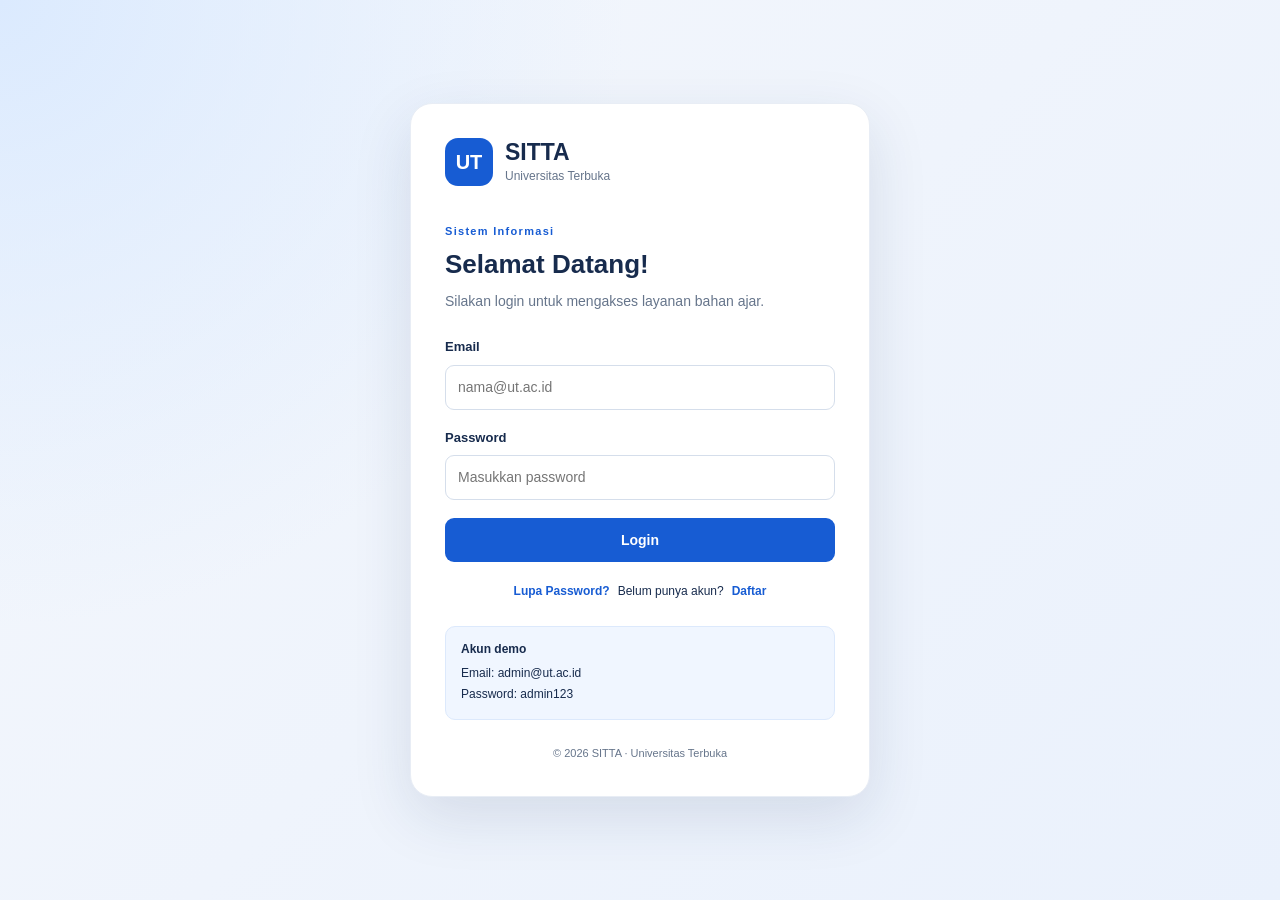
<file: index.html>
<!DOCTYPE html>
<html lang="id">
<head>
  <meta charset="UTF-8">
  <meta name="viewport" content="width=device-width, initial-scale=1.0">
  <title>Login | SITTA Universitas Terbuka</title>
  <link rel="stylesheet" href="css/style.css">
  <script src="js/data.js" defer></script>
  <script src="js/script.js" defer></script>
</head>
<body class="login-page">
  <main class="login-wrapper">
    <section class="login-card">
      <div class="brand">
        <div class="brand-logo">UT</div>
        <div>
          <h1>SITTA</h1>
          <p>Universitas Terbuka</p>
        </div>
      </div>

      <div class="welcome">
        <span class="eyebrow">Sistem Informasi</span>
        <h2>Selamat Datang!</h2>
        <p>Silakan login untuk mengakses layanan bahan ajar.</p>
      </div>

      <form id="loginForm">
        <div class="form-group">
          <label for="email">Email</label>
          <input type="email" id="email" placeholder="nama@ut.ac.id" required>
        </div>

        <div class="form-group">
          <label for="password">Password</label>
          <input type="password" id="password" placeholder="Masukkan password" required>
        </div>

        <button type="submit" class="btn btn-primary btn-full">Login</button>
      </form>

      <div class="login-links">
        <button type="button" class="text-button" data-modal="forgotModal">
          Lupa Password?
        </button>
        <span>Belum punya akun?</span>
        <button type="button" class="text-button" data-modal="registerModal">
          Daftar
        </button>
      </div>

      <div class="demo-info">
        <strong>Akun demo</strong>
        <p>Email: admin@ut.ac.id</p>
        <p>Password: admin123</p>
      </div>

      <p class="footer-note">© 2026 SITTA · Universitas Terbuka</p>
    </section>
  </main>

  <dialog id="forgotModal" class="modal">
    <div class="modal-header">
      <h2>Lupa Password</h2>
      <button type="button" class="icon-button" data-close-modal aria-label="Tutup">×</button>
    </div>
    <p>Masukkan email akun untuk simulasi pemulihan password.</p>
    <form id="forgotForm">
      <div class="form-group">
        <label for="forgotEmail">Email</label>
        <input type="email" id="forgotEmail" required placeholder="nama@ut.ac.id">
      </div>
      <button class="btn btn-primary btn-full" type="submit">Periksa Email</button>
    </form>
  </dialog>

  <dialog id="registerModal" class="modal">
    <div class="modal-header">
      <h2>Daftar Akun</h2>
      <button type="button" class="icon-button" data-close-modal aria-label="Tutup">×</button>
    </div>
    <p>Formulir pendaftaran simulasi SITTA.</p>
    <form id="registerForm">
      <div class="form-group">
        <label for="registerName">Nama lengkap</label>
        <input id="registerName" required placeholder="Nama lengkap">
      </div>
      <div class="form-group">
        <label for="registerEmail">Email</label>
        <input type="email" id="registerEmail" required placeholder="nama@ut.ac.id">
      </div>
      <div class="form-group">
        <label for="registerPassword">Password</label>
        <input type="password" id="registerPassword" minlength="6" required placeholder="Minimal 6 karakter">
      </div>
      <button class="btn btn-primary btn-full" type="submit">Buat Akun Demo</button>
    </form>
  </dialog>
</body>
</html>
</file>
<file: css/style.css>
/* =================================
   SITTA - GLOBAL STYLE
================================= */
:root {
  --primary: #175cd3;
  --primary-dark: #1247a8;
  --navy: #142b4a;
  --background: #f4f7fb;
  --surface: #ffffff;
  --text: #172b4d;
  --muted: #66758b;
  --border: #e1e7f0;
  --success: #13865c;
  --warning: #b96b0a;
  --danger: #c43232;
  --radius: 16px;
  --shadow: 0 8px 28px rgba(25, 49, 83, 0.06);
}

* {
  box-sizing: border-box;
}

body {
  margin: 0;
  background: var(--background);
  color: var(--text);
  font-family: Arial, Helvetica, sans-serif;
  font-size: 14px;
  line-height: 1.6;
}

a {
  color: inherit;
  text-decoration: none;
}

button,
input,
select {
  font: inherit;
}

button {
  cursor: pointer;
}

button:focus-visible,
a:focus-visible,
input:focus-visible,
select:focus-visible {
  outline: 3px solid #8bb9ff;
  outline-offset: 2px;
}

h1, h2, h3, p {
  margin-top: 0;
}

h1, h2, h3 {
  line-height: 1.3;
}

h1 { font-size: 28px; }
h2 { font-size: 21px; }
h3 { font-size: 16px; }

[hidden] {
  display: none !important;
}

.small-muted,
.helper-text,
.page-footer {
  color: var(--muted);
}

.small-muted {
  margin: 0;
  font-size: 12px;
}

.eyebrow {
  display: inline-block;
  color: var(--primary);
  font-size: 11px;
  font-weight: 800;
  letter-spacing: 1.3px;
  margin-bottom: 8px;
}

.btn {
  display: inline-flex;
  align-items: center;
  justify-content: center;
  gap: 8px;
  min-height: 42px;
  padding: 10px 16px;
  border: 1px solid transparent;
  border-radius: 9px;
  font-weight: 700;
  transition: background 0.2s, transform 0.2s;
}

.btn:hover {
  transform: translateY(-1px);
}

.btn-primary {
  color: white;
  background: var(--primary);
}

.btn-primary:hover {
  background: var(--primary-dark);
}

.btn-outline {
  background: white;
  color: var(--text);
  border-color: var(--border);
}

.btn-full {
  width: 100%;
}

.icon-button {
  border: 0;
  background: transparent;
  color: var(--text);
  font-size: 23px;
  padding: 5px 10px;
  border-radius: 8px;
}

.icon-button:hover {
  background: #edf2fa;
}

.text-button {
  padding: 0;
  border: 0;
  color: var(--primary);
  background: transparent;
  font-weight: 700;
}

.text-button:hover {
  text-decoration: underline;
}

/* =================================
   LOGIN
================================= */
.login-page {
  min-height: 100vh;
  display: grid;
  place-items: center;
  padding: 30px 16px;
  background:
    radial-gradient(circle at top left, #dbeafe 0, transparent 40%),
    linear-gradient(135deg, #f4f7fc, #eaf1fc);
}

.login-wrapper {
  width: 100%;
  max-width: 460px;
}

.login-card {
  background: white;
  padding: 34px;
  border: 1px solid #e8edf5;
  border-radius: 22px;
  box-shadow: 0 20px 60px rgba(27, 52, 89, 0.12);
}

.brand,
.sidebar-brand {
  display: flex;
  align-items: center;
  gap: 12px;
}

.brand {
  margin-bottom: 32px;
}

.brand-logo {
  display: grid;
  place-items: center;
  width: 48px;
  height: 48px;
  flex-shrink: 0;
  border-radius: 13px;
  background: var(--primary);
  color: white;
  font-weight: 900;
  font-size: 20px;
}

.brand h1 {
  font-size: 23px;
  margin: 0;
}

.brand p {
  color: var(--muted);
  margin: 0;
  font-size: 12px;
}

.welcome {
  margin-bottom: 25px;
}

.welcome h2 {
  font-size: 26px;
  margin-bottom: 8px;
}

.welcome p,
.page-intro p {
  color: var(--muted);
  margin-bottom: 0;
}

.form-group {
  display: flex;
  flex-direction: column;
  gap: 7px;
  min-width: 0;
}

.form-group label {
  font-size: 13px;
  font-weight: 700;
}

.form-group input,
.form-group select {
  width: 100%;
  min-width: 0;
  min-height: 44px;
  padding: 10px 12px;
  border: 1px solid #d5deeb;
  border-radius: 9px;
  background: white;
  color: var(--text);
}

.form-group input:focus,
.form-group select:focus {
  border-color: var(--primary);
  outline: 2px solid #dbeafe;
}

#loginForm {
  display: grid;
  gap: 18px;
}

.login-links {
  display: flex;
  align-items: center;
  justify-content: center;
  flex-wrap: wrap;
  gap: 8px;
  margin-top: 20px;
  font-size: 12px;
}

.demo-info {
  padding: 13px 15px;
  margin-top: 25px;
  background: #f0f6ff;
  border: 1px solid #dce9fc;
  border-radius: 10px;
  font-size: 12px;
}

.demo-info strong {
  display: block;
  margin-bottom: 4px;
}

.demo-info p {
  margin: 2px 0;
}

.footer-note {
  text-align: center;
  color: var(--muted);
  font-size: 11px;
  margin: 25px 0 0;
}

/* =================================
   MODAL
================================= */
.modal {
  width: calc(100% - 32px);
  max-width: 430px;
  padding: 25px;
  border: 0;
  border-radius: 16px;
  box-shadow: 0 20px 70px rgba(0, 0, 0, 0.2);
}

.modal::backdrop {
  background: rgba(12, 27, 48, 0.55);
  backdrop-filter: blur(3px);
}

.modal > p {
  color: var(--muted);
  font-size: 13px;
}

.modal form {
  display: grid;
  gap: 16px;
}

.modal-header {
  display: flex;
  align-items: center;
  justify-content: space-between;
  gap: 10px;
}

.modal-header h2 {
  margin-bottom: 15px;
}

/* =================================
   APP LAYOUT AND SIDEBAR
================================= */
.app-layout {
  min-height: 100vh;
}

.sidebar {
  position: fixed;
  inset: 0 auto 0 0;
  z-index: 20;
  display: flex;
  flex-direction: column;
  width: 250px;
  padding: 24px 17px;
  color: white;
  background: var(--navy);
}

.sidebar-brand {
  padding: 0 6px 27px;
  color: white;
}

.sidebar-brand .brand-logo {
  width: 43px;
  height: 43px;
  color: var(--navy);
  background: white;
}

.sidebar-brand strong,
.sidebar-brand small {
  display: block;
}

.sidebar-brand strong {
  font-size: 18px;
}

.sidebar-brand small {
  color: #c2d0e4;
  font-size: 10px;
}

.nav-label {
  padding: 0 10px;
  color: #9fb2cd;
  font-size: 10px;
  font-weight: 800;
  letter-spacing: 1px;
  margin: 8px 0 12px;
}

.nav-menu {
  display: grid;
  gap: 7px;
}

.nav-link {
  display: flex;
  align-items: center;
  gap: 12px;
  padding: 12px 11px;
  border-radius: 9px;
  color: #d6e0ef;
  font-size: 13px;
  transition: background 0.2s;
}

.nav-link:hover,
.nav-link.active {
  color: white;
  background: #25456d;
}

.nav-link.active {
  box-shadow: inset 3px 0 #77aaff;
}

.sidebar-bottom {
  margin-top: auto;
  padding-top: 25px;
}

.sidebar-bottom .small-muted {
  color: #aebfd5;
  margin-bottom: 15px;
  line-height: 1.7;
}

.sidebar-bottom .btn-outline {
  color: white;
  background: transparent;
  border-color: #526986;
}

.sidebar-bottom .btn-outline:hover {
  background: #25456d;
}

.main-content {
  min-height: 100vh;
  margin-left: 250px;
  padding: 28px 34px;
  max-width: 1800px;
}

.topbar {
  display: flex;
  align-items: center;
  justify-content: space-between;
  gap: 18px;
  margin-bottom: 28px;
}

.topbar h2 {
  margin: 0;
}

.profile-chip {
  display: flex;
  align-items: center;
  gap: 10px;
}

.profile-chip strong,
.profile-chip small {
  display: block;
}

.profile-chip strong {
  font-size: 12px;
}

.profile-chip small {
  color: var(--muted);
  font-size: 11px;
}

.avatar {
  display: grid;
  place-items: center;
  width: 38px;
  height: 38px;
  border-radius: 50%;
  color: var(--primary);
  background: #e1edff;
  font-weight: 800;
}

.mobile-menu-button {
  display: none;
}

/* =================================
   DASHBOARD
================================= */
.welcome-banner {
  display: flex;
  align-items: center;
  justify-content: space-between;
  gap: 25px;
  padding: 30px;
  color: white;
  border-radius: var(--radius);
  background: linear-gradient(115deg, #1647a0, #2476df);
  box-shadow: var(--shadow);
}

.welcome-banner .eyebrow {
  color: #c6ddff;
}

.welcome-banner h1 {
  font-size: 29px;
  margin-bottom: 8px;
}

.welcome-banner p {
  margin-bottom: 5px;
  color: #e3edff;
}

.banner-date {
  font-size: 12px;
}

.banner-icon {
  display: grid;
  place-items: center;
  flex-shrink: 0;
  width: 100px;
  height: 100px;
  border-radius: 25px;
  color: white;
  background: rgba(255, 255, 255, 0.14);
  font-size: 55px;
}

.section-block {
  margin-top: 30px;
}

.section-heading {
  display: flex;
  align-items: center;
  justify-content: space-between;
  gap: 16px;
  margin-bottom: 18px;
}

.section-heading h2 {
  margin-bottom: 4px;
}

.section-heading p {
  color: var(--muted);
  font-size: 12px;
  margin-bottom: 0;
}

.service-grid {
  display: grid;
  grid-template-columns: repeat(2, minmax(0, 1fr));
  gap: 18px;
}

.service-card,
.stat-card,
.detail-card,
.content-card {
  background: var(--surface);
  border: 1px solid var(--border);
  border-radius: var(--radius);
  box-shadow: var(--shadow);
}

.service-card {
  display: flex;
  flex-direction: column;
  align-items: flex-start;
  padding: 23px;
  min-height: 205px;
  transition: transform 0.2s, border-color 0.2s;
}

.service-card:hover {
  transform: translateY(-3px);
  border-color: #a8c6f4;
}

.service-card h3 {
  margin: 16px 0 7px;
}

.service-card p {
  color: var(--muted);
  font-size: 12px;
  margin-bottom: 16px;
}

.card-action {
  margin-top: auto;
  color: var(--primary);
  font-size: 12px;
  font-weight: 700;
}

.service-icon,
.stat-icon {
  display: grid;
  place-items: center;
  width: 43px;
  height: 43px;
  border-radius: 12px;
  font-size: 22px;
}

.icon-blue { color: #175cd3; background: #e7f0ff; }
.icon-green { color: #13865c; background: #e2f7ed; }
.icon-orange { color: #b96b0a; background: #fff0d9; }
.icon-purple { color: #7845b8; background: #f0e7ff; }

.stats-grid {
  display: grid;
  grid-template-columns: repeat(3, minmax(0, 1fr));
  gap: 17px;
}

.stat-card {
  padding: 20px;
}

.stat-card p {
  color: var(--muted);
  font-size: 12px;
  margin: 12px 0 5px;
}

.stat-card h3 {
  font-size: 26px;
  margin: 0;
}

.stat-card small {
  color: var(--muted);
  font-size: 11px;
}

/* =================================
   PAGE INTRO AND SEARCH
================================= */
.page-intro {
  margin: 12px 0 25px;
}

.page-intro h1 {
  margin-bottom: 8px;
}

.search-panel {
  display: flex;
  align-items: flex-end;
  gap: 14px;
  padding: 23px;
  background: white;
  border: 1px solid var(--border);
  border-radius: var(--radius);
  box-shadow: var(--shadow);
}

.search-field {
  flex: 1;
}

.helper-text {
  font-size: 12px;
  margin: 10px 0 20px;
}

.message {
  padding: 12px 15px;
  margin: 15px 0;
  border-radius: 9px;
  font-size: 13px;
}

.message.error {
  color: #982c2c;
  background: #fff0f0;
  border: 1px solid #ffd0d0;
}

.message.success {
  color: #126c49;
  background: #eaf9f1;
  border: 1px solid #c7efda;
}

.message.info {
  color: #1c4e91;
  background: #edf5ff;
  border: 1px solid #cfe2ff;
}

.result-heading {
  display: flex;
  align-items: center;
  justify-content: space-between;
  gap: 15px;
  margin: 28px 0 17px;
}

.result-heading h2 {
  margin: 0;
}

.status-badge {
  display: inline-flex;
  padding: 6px 12px;
  border-radius: 30px;
  color: #126c49;
  background: #e2f7ed;
  font-size: 11px;
  font-weight: 700;
}

.detail-grid {
  display: grid;
  grid-template-columns: repeat(3, minmax(0, 1fr));
  gap: 14px;
}

.detail-card {
  padding: 19px;
  min-width: 0;
}

.detail-card p {
  color: var(--muted);
  font-size: 12px;
  margin-bottom: 8px;
}

.detail-card h3 {
  overflow-wrap: anywhere;
  margin: 0;
  font-size: 15px;
}

.content-card {
  padding: 24px;
  margin-top: 23px;
}

/* =================================
   TRACKING TIMELINE
================================= */
.timeline {
  padding: 6px 0 0 8px;
}

.timeline-item {
  position: relative;
  padding: 0 0 24px 29px;
  border-left: 2px solid #dce7f7;
}

.timeline-item:last-child {
  border-left-color: transparent;
  padding-bottom: 0;
}

.timeline-dot {
  position: absolute;
  top: 4px;
  left: -7px;
  width: 12px;
  height: 12px;
  border: 2px solid white;
  border-radius: 50%;
  background: var(--primary);
  box-shadow: 0 0 0 2px #d5e5ff;
}

.timeline-item h3 {
  font-size: 13px;
  margin-bottom: 5px;
}

.timeline-item p {
  color: var(--muted);
  font-size: 12px;
  margin-bottom: 0;
}

.timeline-item time {
  display: block;
  color: var(--primary);
  font-size: 11px;
  margin-bottom: 4px;
}

/* =================================
   STOCK TABLE
================================= */
.add-stock-form {
  margin: 20px 0;
  padding: 20px;
  border: 1px solid #d8e5f8;
  border-radius: 12px;
  background: #f7faff;
}

.add-stock-form h3 {
  margin-bottom: 18px;
}

.form-grid {
  display: grid;
  grid-template-columns: repeat(2, minmax(0, 1fr));
  gap: 16px;
}

.form-actions {
  display: flex;
  gap: 10px;
  margin-top: 18px;
}

.table-toolbar {
  display: flex;
  align-items: flex-end;
  justify-content: space-between;
  gap: 15px;
  margin: 22px 0 16px;
}

.table-toolbar .small-muted {
  padding-bottom: 12px;
}

.table-responsive {
  width: 100%;
  overflow-x: auto;
  border: 1px solid var(--border);
  border-radius: 10px;
}

table {
  width: 100%;
  min-width: 800px;
  border-collapse: collapse;
  background: white;
  text-align: left;
}

thead {
  background: #f0f5fc;
}

th, td {
  padding: 13px 14px;
  border-bottom: 1px solid var(--border);
  font-size: 12px;
  white-space: nowrap;
}

th {
  color: #4c5e77;
  font-weight: 700;
}

td {
  color: #35465d;
}

tbody tr:last-child td {
  border-bottom: 0;
}

tbody tr:hover {
  background: #f8fbff;
}

.stock-number {
  font-weight: 800;
}

.stock-number.low {
  color: var(--danger);
}

.stock-number.normal {
  color: var(--success);
}

.empty-row {
  padding: 25px;
  color: var(--muted);
  text-align: center;
}

/* =================================
   FOOTER
================================= */
.page-footer {
  padding: 25px 0 5px;
  font-size: 11px;
  text-align: center;
}

/* =================================
   RESPONSIVE
================================= */
@media (max-width: 1050px) {
  .main-content {
    padding: 24px;
  }

  .sidebar {
    width: 220px;
  }

  .main-content {
    margin-left: 220px;
  }

  .detail-grid {
    grid-template-columns: repeat(2, minmax(0, 1fr));
  }
}

@media (max-width: 760px) {
  .sidebar {
    width: 260px;
    transform: translateX(-100%);
    transition: transform 0.25s ease;
    box-shadow: none;
  }

  .sidebar.open {
    transform: translateX(0);
    box-shadow: 12px 0 35px rgba(0, 0, 0, 0.2);
  }

  .main-content {
    margin-left: 0;
    padding: 18px 15px;
  }

  .mobile-menu-button {
    display: inline-block;
  }

  .topbar {
    gap: 8px;
    margin-bottom: 23px;
  }

  .topbar h2 {
    font-size: 17px;
  }

  .profile-chip {
    gap: 6px;
  }

  .profile-chip small {
    display: none;
  }

  .avatar {
    width: 33px;
    height: 33px;
  }

  .welcome-banner {
    padding: 23px 19px;
  }

  .welcome-banner h1 {
    font-size: 23px;
  }

  .banner-icon {
    width: 58px;
    height: 58px;
    border-radius: 16px;
    font-size: 30px;
  }

  .service-grid {
    grid-template-columns: 1fr;
    gap: 12px;
  }

  .service-card {
    min-height: 175px;
    padding: 19px;
  }

  .stats-grid {
    grid-template-columns: 1fr;
    gap: 12px;
  }

  .stat-card {
    padding: 16px;
  }

  .stat-card h3 {
    font-size: 23px;
  }

  .search-panel {
    align-items: stretch;
    flex-direction: column;
    padding: 17px;
  }

  .search-panel .btn {
    width: 100%;
  }

  .detail-grid {
    grid-template-columns: 1fr 1fr;
    gap: 10px;
  }

  .detail-card {
    padding: 14px;
  }

  .detail-card h3 {
    font-size: 13px;
  }

  .content-card {
    padding: 16px;
  }

  .section-heading {
    align-items: flex-start;
    flex-wrap: wrap;
  }

  .form-grid {
    grid-template-columns: 1fr;
  }

  .table-toolbar {
    align-items: stretch;
    flex-direction: column;
  }

  .table-toolbar .small-muted {
    padding-bottom: 0;
  }

  .login-card {
    padding: 25px 20px;
  }
}

@media (max-width: 420px) {
  .detail-grid {
    grid-template-columns: 1fr;
  }

  .welcome-banner {
    padding: 19px 15px;
  }

  .banner-icon {
    display: none;
  }

  .result-heading {
    align-items: flex-start;
    flex-direction: column;
  }

  .login-links {
    gap: 6px;
  }
}

/* Tombol nama bahan ajar di tabel */
.link-button {
  background: none;
  border: none;
  padding: 0;
  margin: 0;
  color: #1a56db;
  font: inherit;
  font-weight: 600;
  text-align: left;
  cursor: pointer;
  text-decoration: underline;
  text-underline-offset: 2px;
}

.link-button:hover {
  color: #1e40af;
}
/* Modal detail cover */
.cover-modal {
  max-width: 520px;
  width: 90%;
  padding: 0;
  border: none;
  border-radius: 12px;
  overflow: hidden;
}

.cover-modal::backdrop {
  background: rgba(0, 0, 0, 0.45);
}

.cover-detail {
  display: flex;
  gap: 1.25rem;
  padding: 1.25rem 1.5rem 1.5rem;
  align-items: flex-start;
}

/* Ukuran cover dibatasi */
.cover-image {
  width: 140px;          /* lebar cover */
  max-width: 140px;
  height: auto;
  max-height: 200px;     /* tinggi maksimal */
  object-fit: cover;     /* biar proporsional, tidak gepeng */
  border-radius: 8px;
  border: 1px solid #e5e7eb;
  background: #f3f4f6;
  flex-shrink: 0;
}

.cover-information {
  flex: 1;
  min-width: 0;
}

.cover-information h3 {
  margin: 0 0 0.75rem;
  font-size: 1.1rem;
  line-height: 1.3;
}

.cover-information p {
  margin: 0.35rem 0;
  font-size: 0.9rem;
}

/* Responsive: di layar kecil cover di atas */
@media (max-width: 520px) {
  .cover-detail {
    flex-direction: column;
    align-items: center;
    text-align: center;
  }

  .cover-image {
    width: 120px;
    max-width: 120px;
    max-height: 170px;
  }
}
</file>
